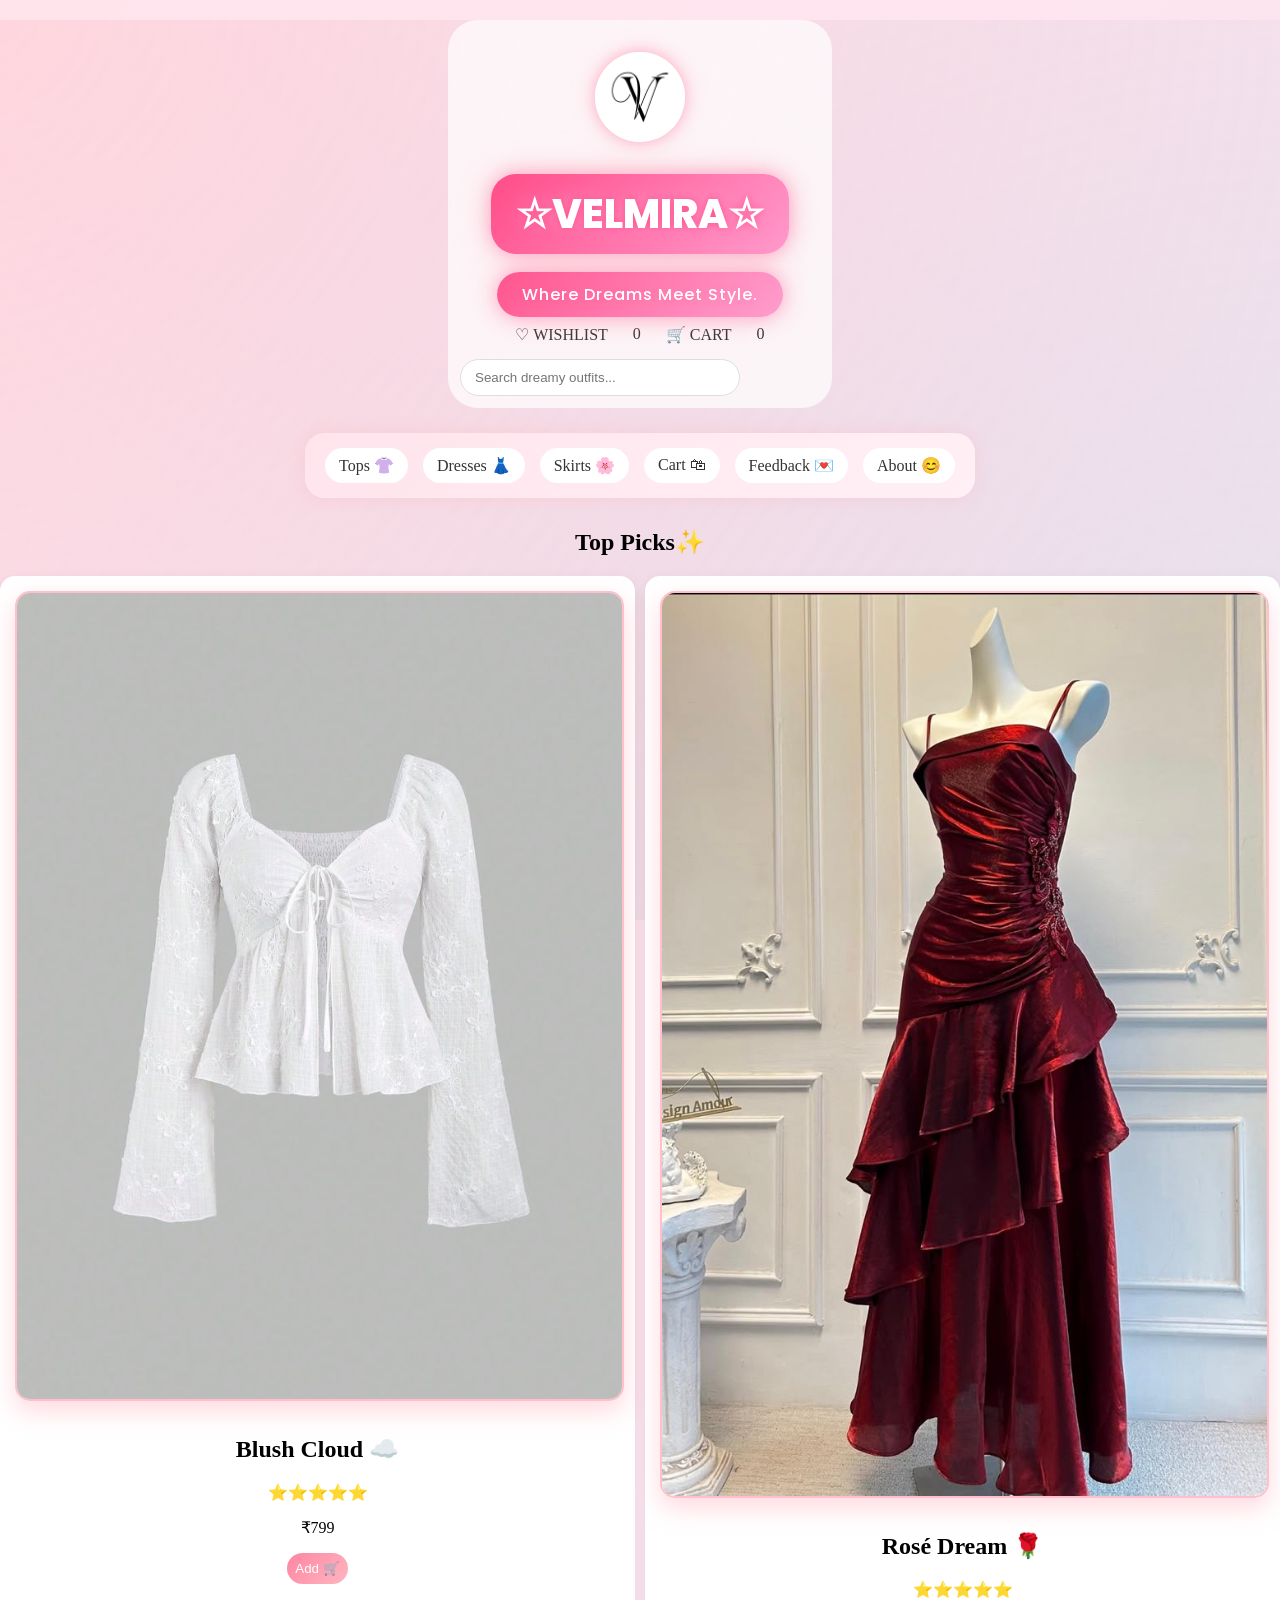
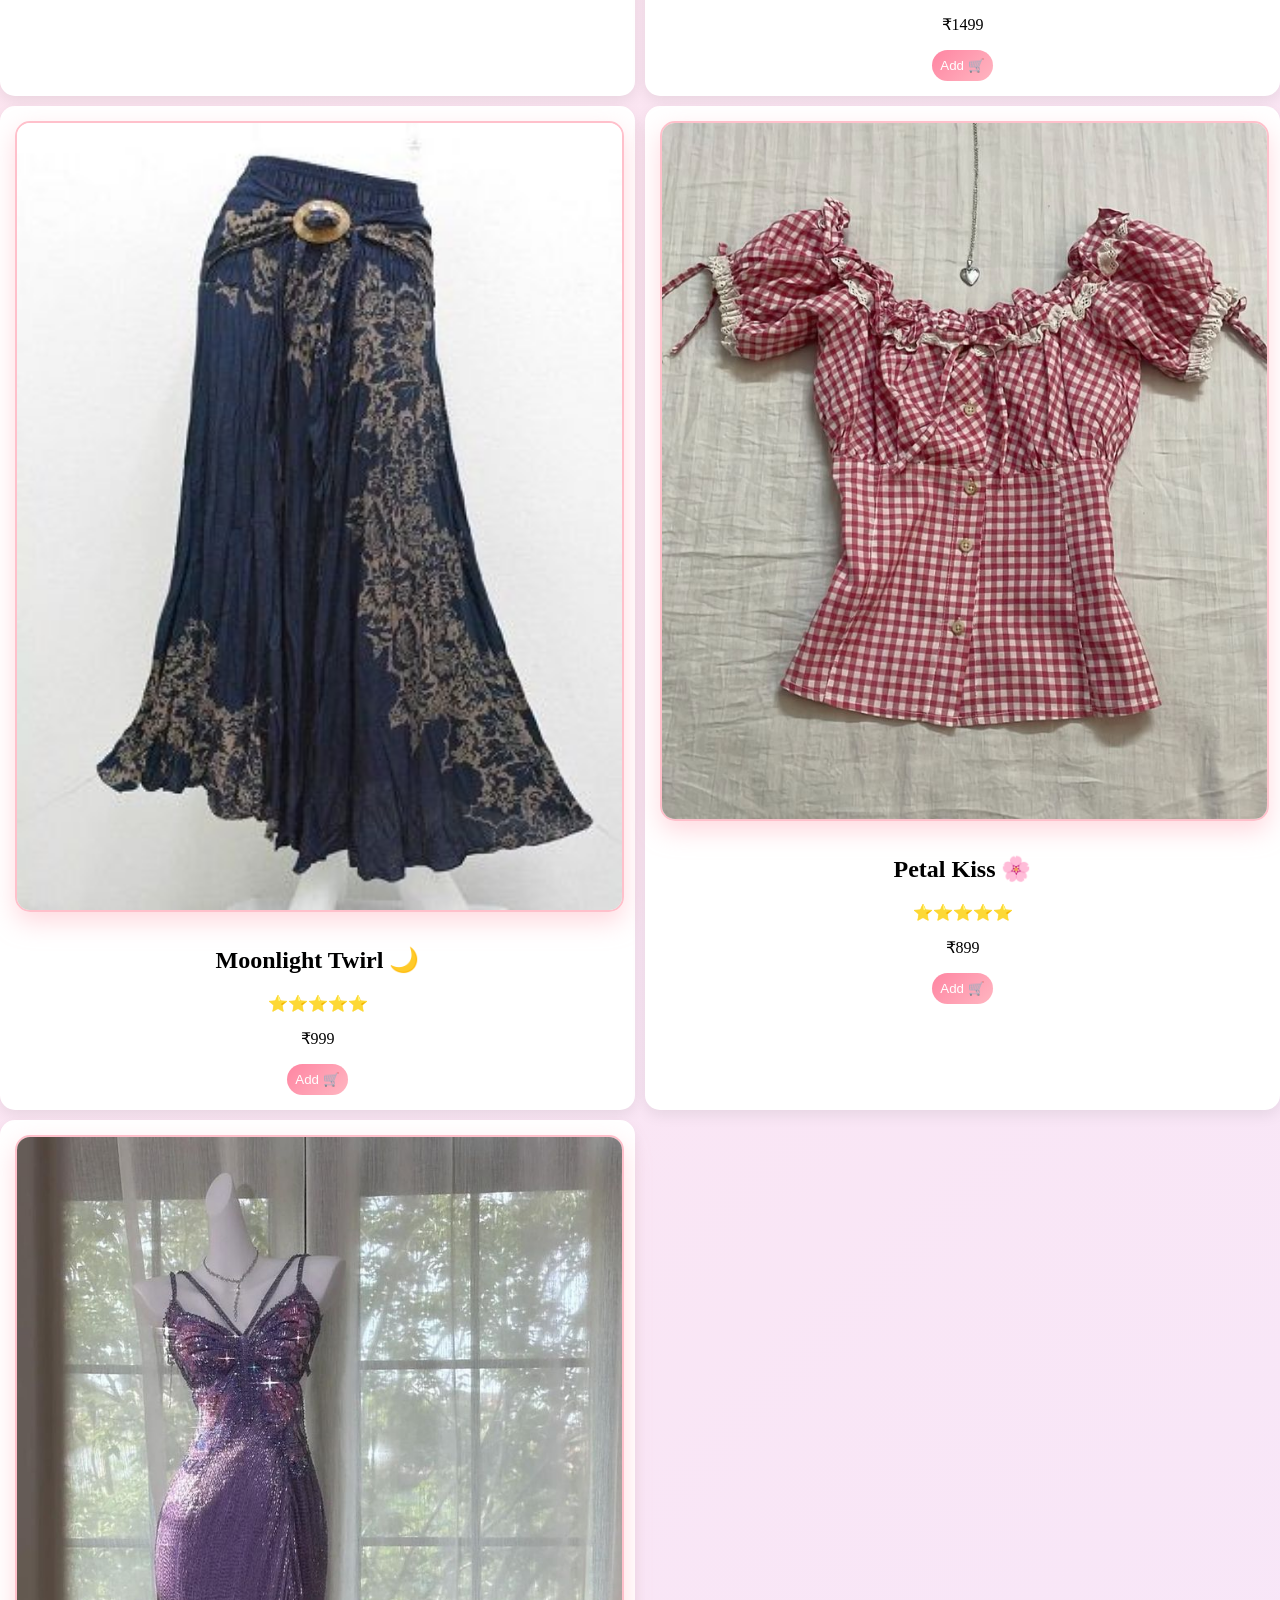
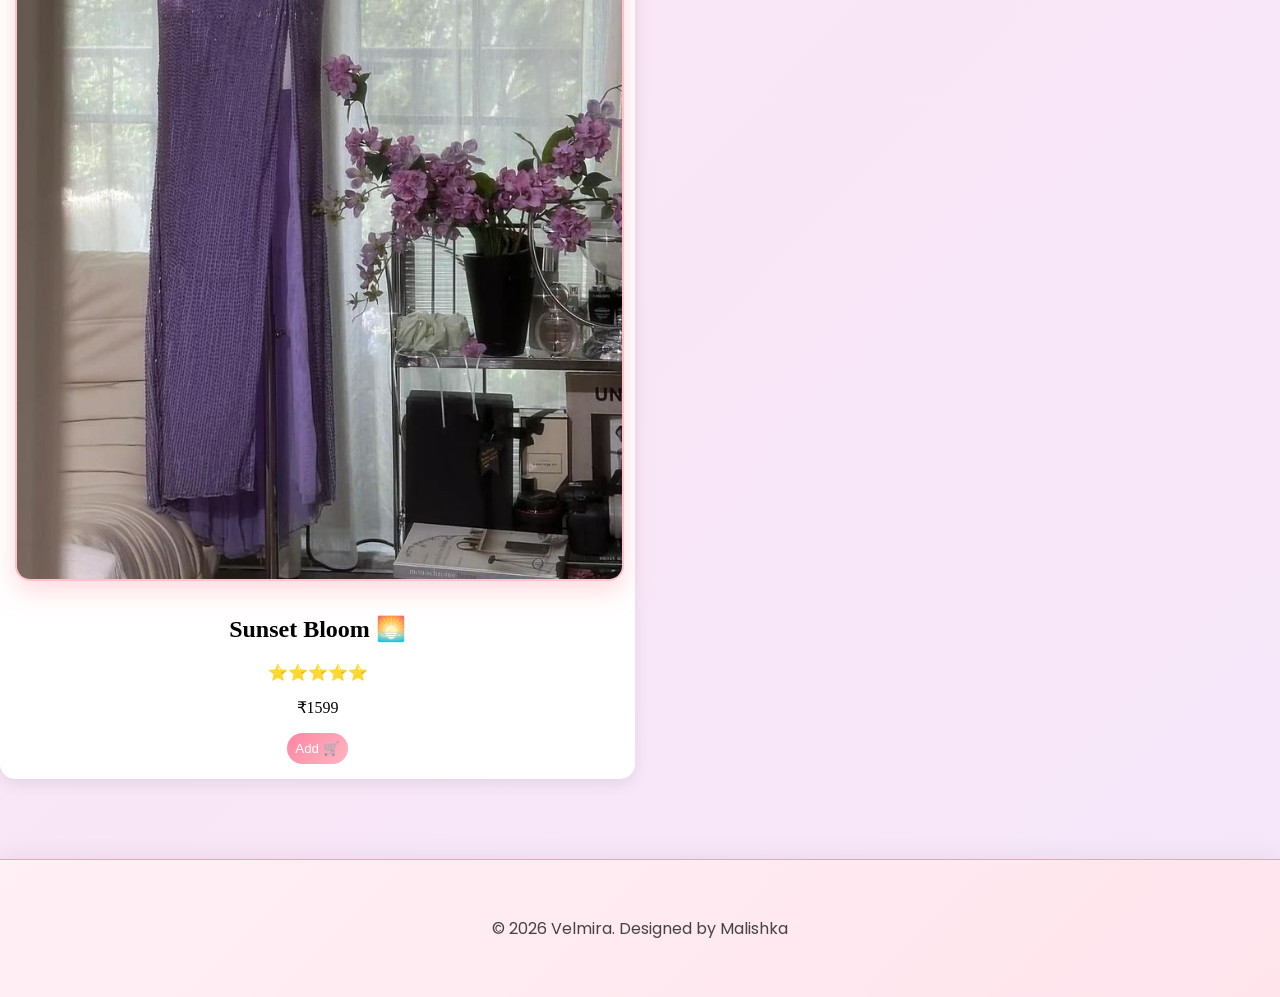
<file: index.html>
<!DOCTYPE html>
<html>
<head>
<link href="https://fonts.googleapis.com/css2?family=Poppins:wght@500;600;700;800&display=swap" rel="stylesheet">
<title>Velmira</title>
<link rel="stylesheet" href="style.css">
<script src="script.js"></script>
</head>

<body>
<div class="app">
<div class="logo-container">
    <img src="logo.png" alt="Velmira Logo" class="logo">
</div>
  <div class="brand-container">
    <h2 class="brand-name">☆VELMIRA☆</h2>
 <p class="tagline">Where Dreams Meet Style.</p>
</div>

    <div class="action-buttons">
        ♡ WISHLIST <span id="wishlistCount">0</span>
        🛒 CART <span id="cartCount">0</span>
    </div>

    <input class="search" placeholder="Search dreamy outfits...">

</div>
<div class="categories">
<a href="tops.html">Tops 👚</a>
<a href="dresses.html">Dresses 👗</a>
<a href="skirts.html">Skirts 🌸</a>
<a href="cart.html">Cart 🛍</a>
<a href="feedback.html">Feedback 💌</a>
<a href="about.html">About 😊</a>
</div>

<h3>Top Picks✨️</h3>

<div class="products">

<div class="big-card">
<img src="top1.jpg">
<h3>Blush Cloud ☁️</h3>
<div class="stars">⭐⭐⭐⭐⭐</div>
<p>₹799</p>
<button onclick="addToCart('Blush Cloud',799)">Add 🛒</button>
</div>

<div class="big-card">
<img src="dress1.jpg">
<h3>Rosé Dream 🌹</h3>
<div class="stars">⭐⭐⭐⭐⭐</div>
<p>₹1499</p>
<button onclick="addToCart('Rosé Dream',1499)">Add 🛒</button>
</div>

<div class="big-card">
<img src="skirt1.jpg">
<h3>Moonlight Twirl 🌙</h3>
<div class="stars">⭐⭐⭐⭐⭐</div>
<p>₹999</p>
<button onclick="addToCart('Moonlight Twirl',999)">Add 🛒</button>
</div>

<div class="big-card">
<img src="top2.jpg">
<h3>Petal Kiss 🌸</h3>
<div class="stars">⭐⭐⭐⭐⭐</div>
<p>₹899</p>
<button onclick="addToCart('Petal Kiss',899)">Add 🛒</button>
</div>

<div class="big-card">
<img src="dress2.jpg">
<h3>Sunset Bloom 🌅</h3>
<div class="stars">⭐⭐⭐⭐⭐</div>
<p>₹1599</p>
<button onclick="addToCart('Sunset Bloom',1599)">Add 🛒</button>
</div>
</div>
<footer>
<p>© 2026 Velmira. Designed by Malishka</p>
</footer>
</div>
</body>
</html>
</file>
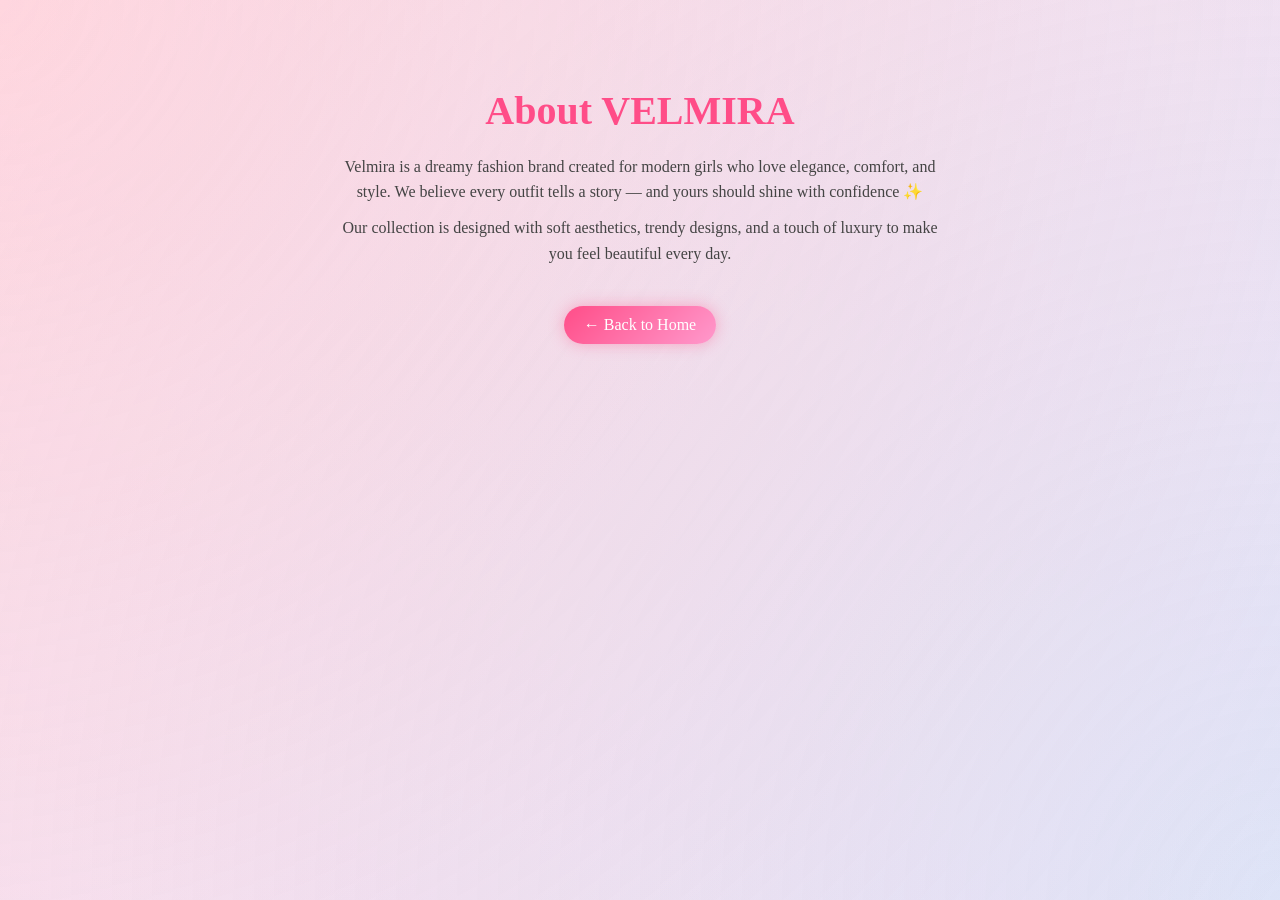
<file: about.html>
<!DOCTYPE html>
<html>
<head>
    <title>About Velmira</title>

    <link href="https://fonts.googleapis.com/css2?family=Poppins:wght@400;600;700;800&display=swap" rel="stylesheet">

    <link rel="stylesheet" href="style.css">
</head>

<body>

<div class="about-container">

    <h1 class="about-title">About VELMIRA </h1>

    <p class="about-text">
        Velmira is a dreamy fashion brand created for modern girls who love elegance, comfort, and style.
        We believe every outfit tells a story — and yours should shine with confidence ✨
    </p>

    <p class="about-text">
        Our collection is designed with soft aesthetics, trendy designs, and a touch of luxury to make you feel beautiful every day.
    </p>

    <a href="index.html" class="back-btn">← Back to Home</a>

</div>

</body>
</html>
</file>
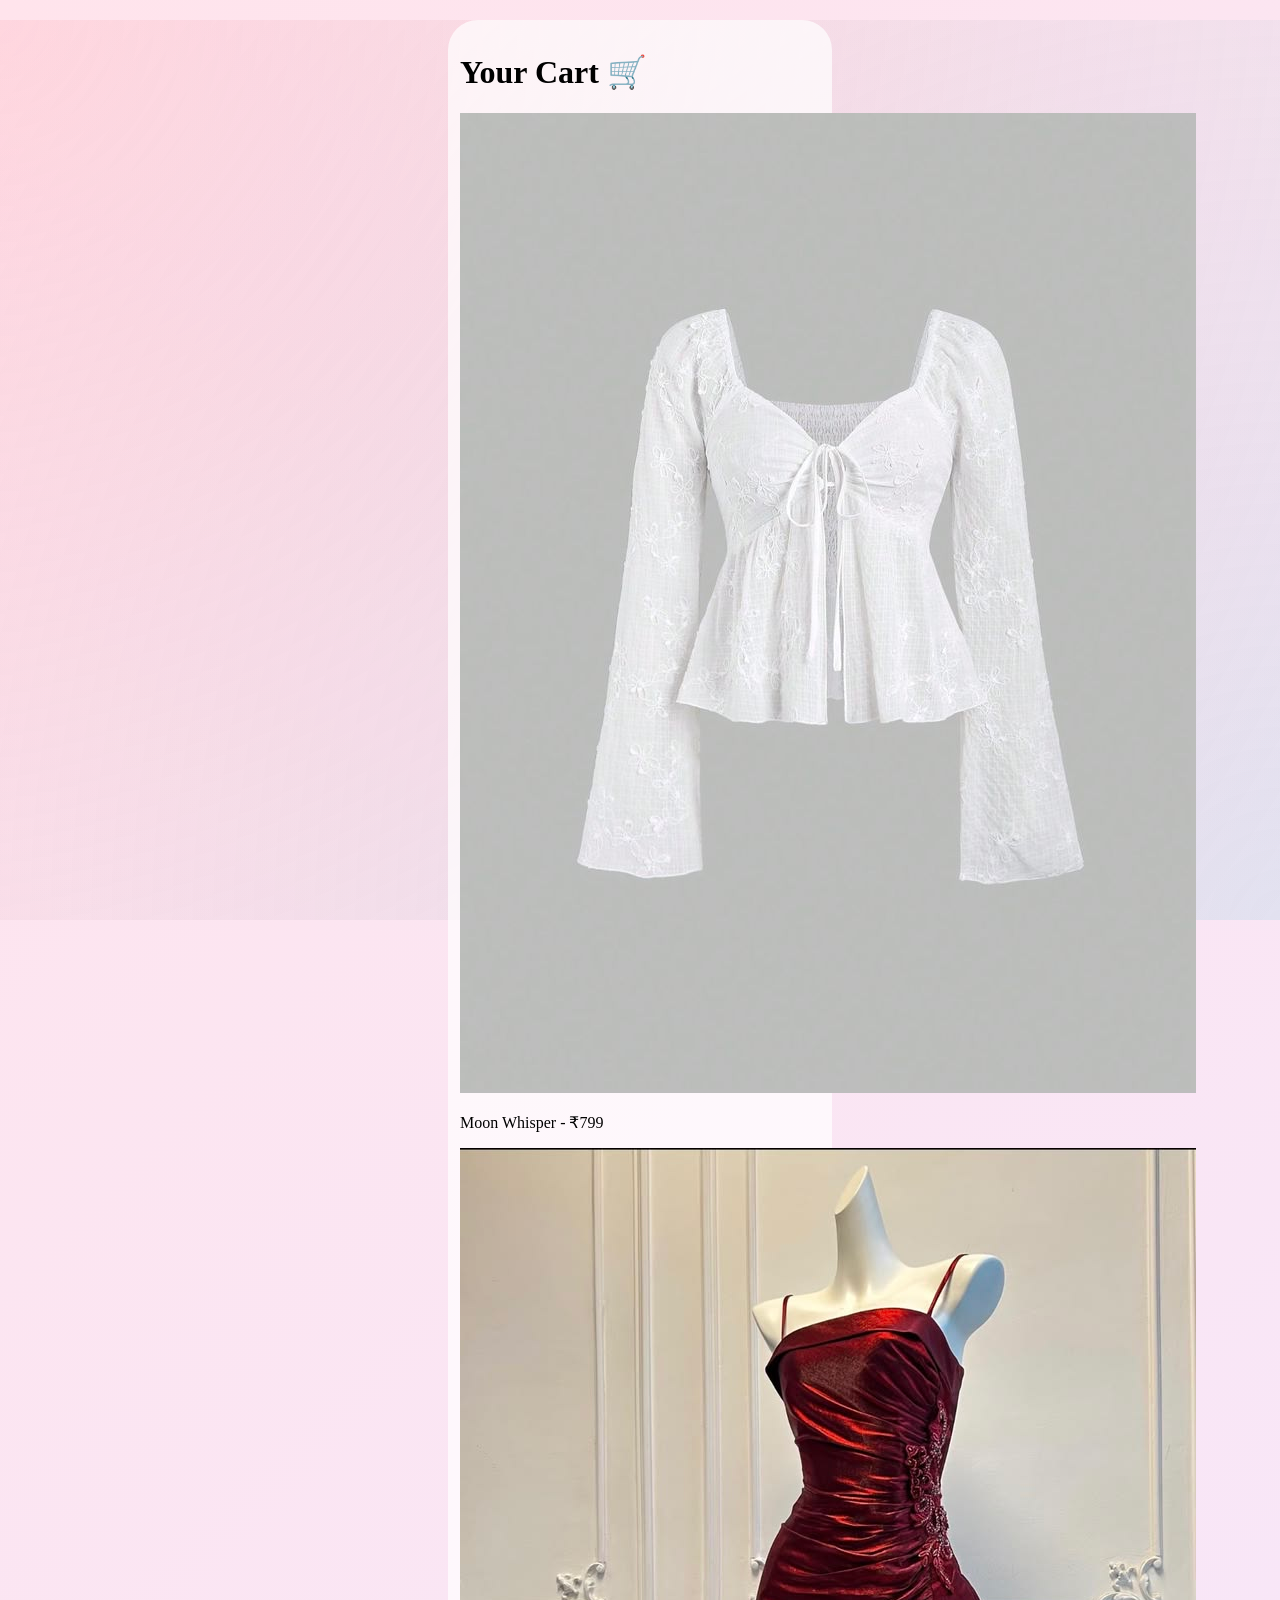
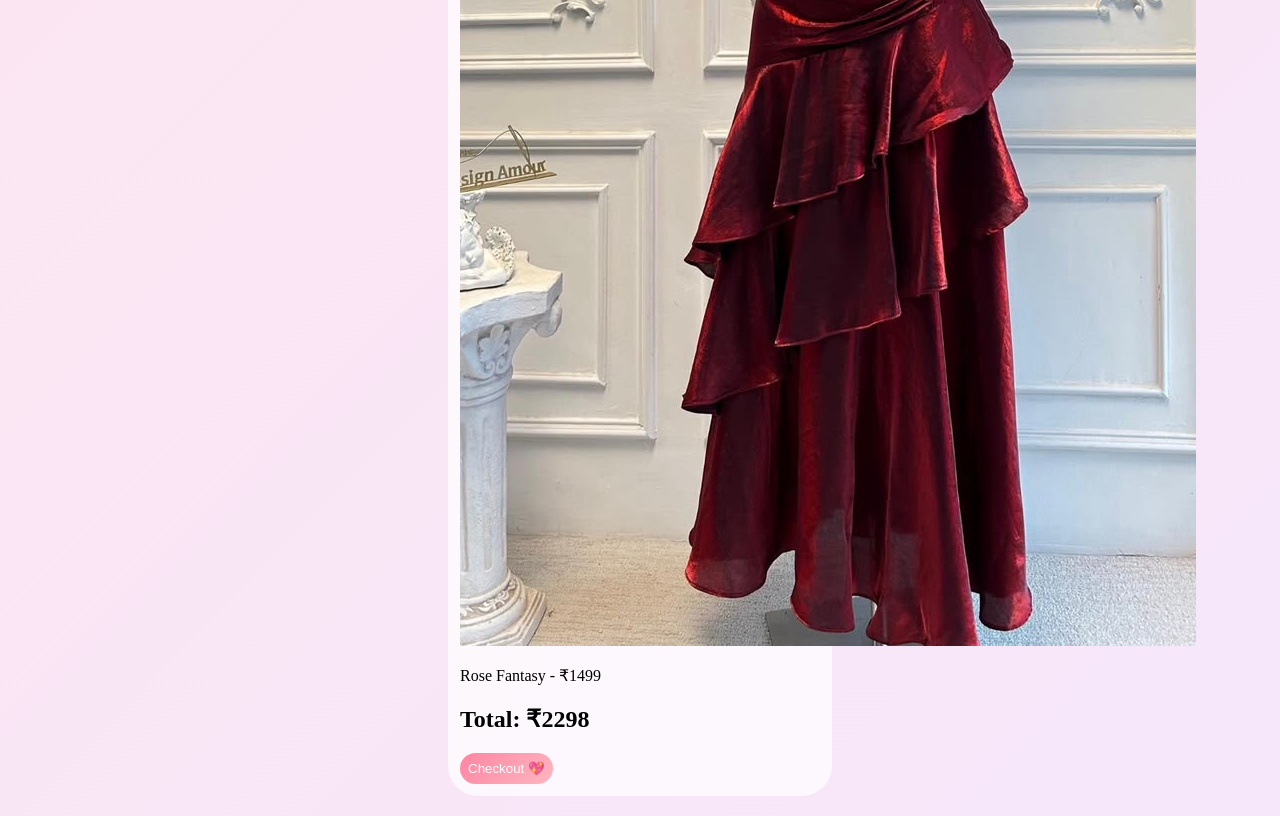
<file: cart.html>
<!DOCTYPE html>
<html>
<head>
<link rel="stylesheet" href="style.css">
</head>
<body>

<div class="app">
<h1>Your Cart 🛒</h1>

<div class="card">
<img src="top1.jpg">
<p>Moon Whisper - ₹799</p>
</div>

<div class="card">
<img src="dress1.jpg">
<p>Rose Fantasy - ₹1499</p>
</div>

<h2>Total: ₹2298</h2>

<button class="checkout">Checkout 💖</button>

</div>

</body>
</html>
</file>
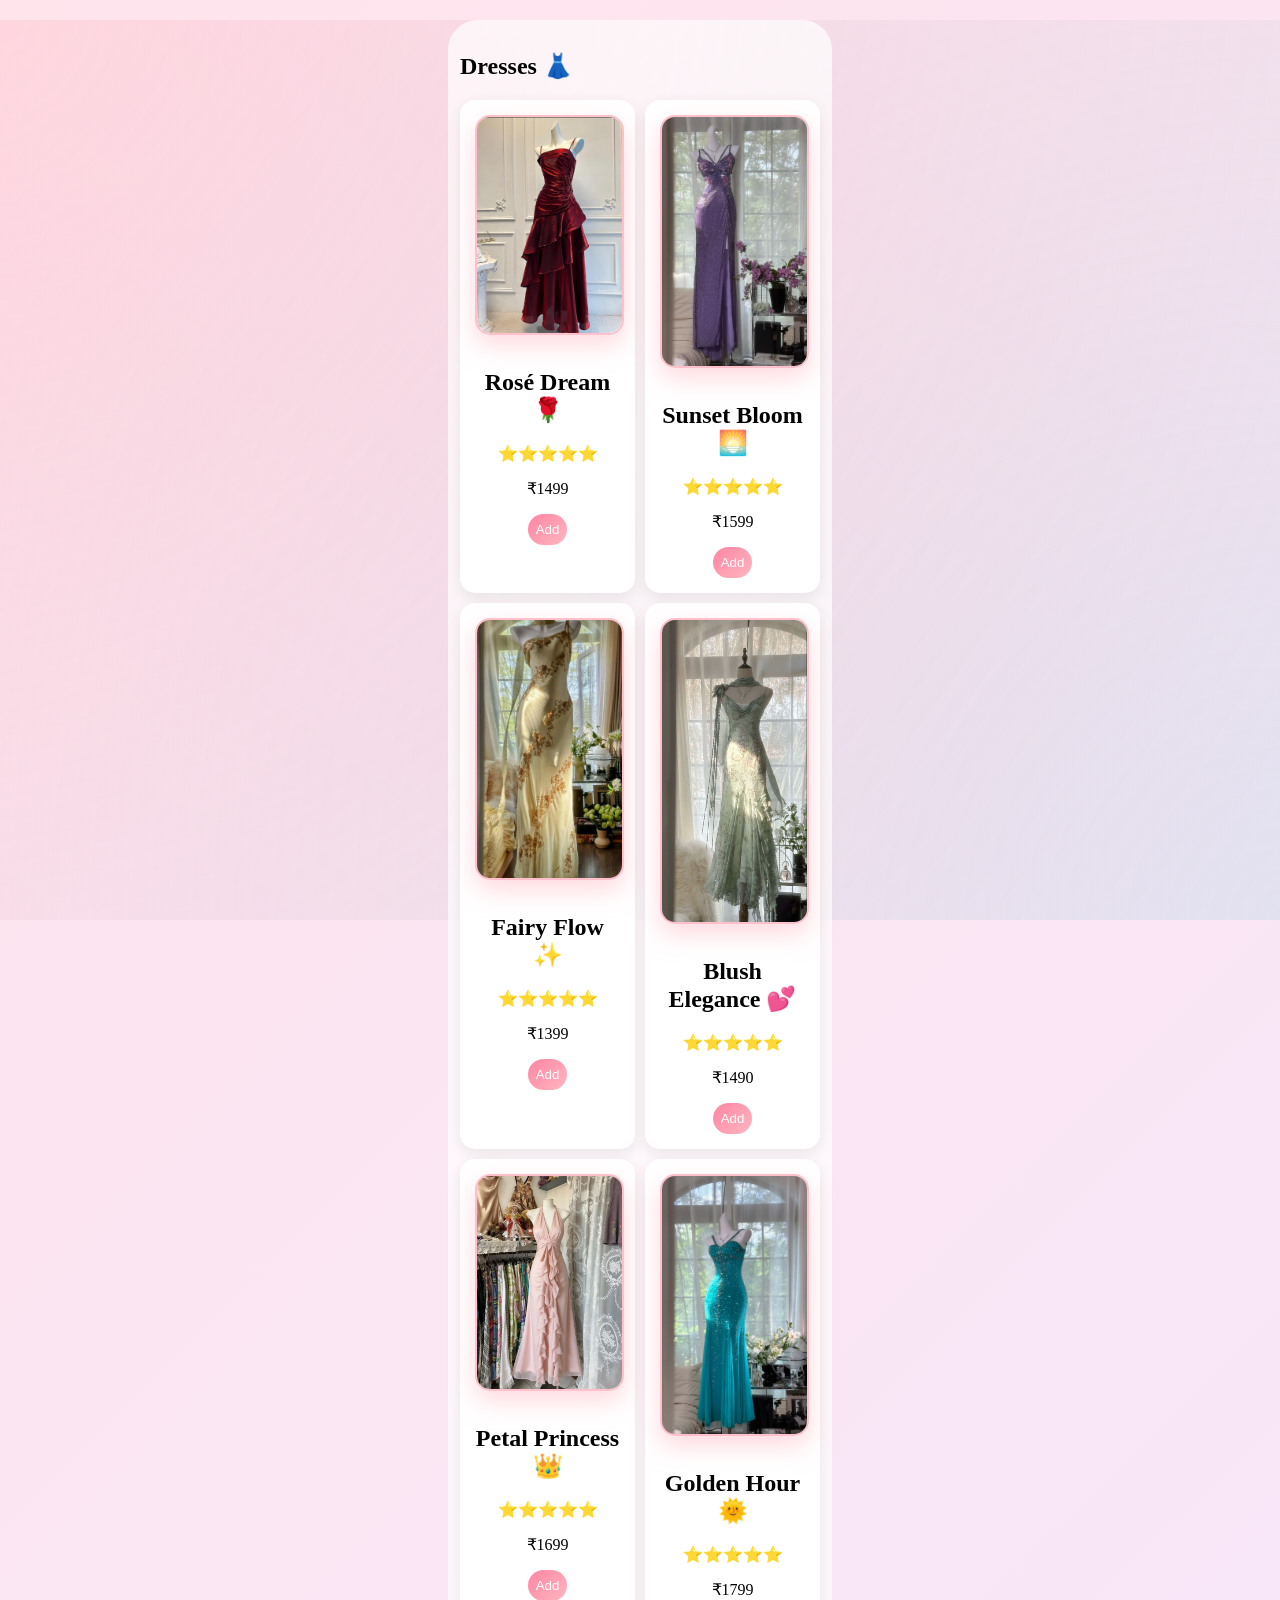
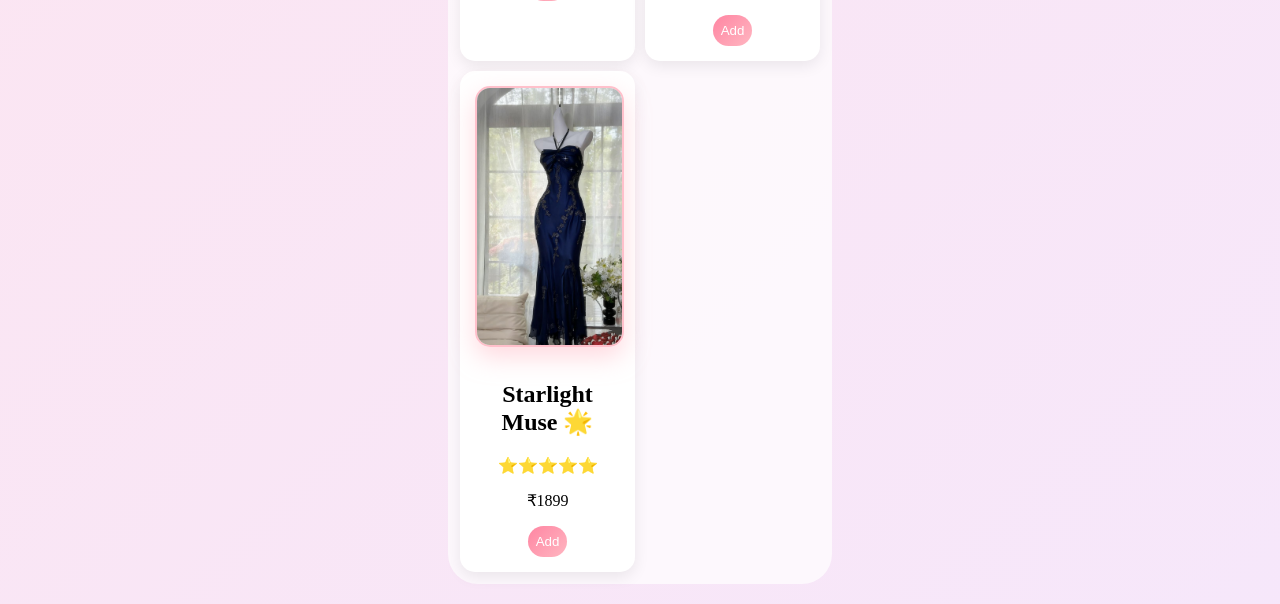
<file: dresses.html>
<!DOCTYPE html>
<html>
<head>
<link rel="stylesheet" href="style.css">
<script src="script.js"></script>
</head>
<body>
<div class="app">
<h2>Dresses 👗</h2>

<div class="products">

<div class="big-card"><img src="dress1.jpg"><h3>Rosé Dream 🌹</h3><div class="stars">⭐⭐⭐⭐⭐</div><p>₹1499</p><button onclick="addToCart('Rosé Dream',1499)">Add</button></div>

<div class="big-card"><img src="dress2.jpg"><h3>Sunset Bloom 🌅</h3><div class="stars">⭐⭐⭐⭐⭐</div><p>₹1599</p><button onclick="addToCart('Sunset Bloom',1599)">Add</button></div>

<div class="big-card"><img src="dress3.jpg"><h3>Fairy Flow ✨</h3><div class="stars">⭐⭐⭐⭐⭐</div><p>₹1399</p><button onclick="addToCart('Fairy Flow',1399)">Add</button></div>

<div class="big-card"><img src="dress4.jpg"><h3>Blush Elegance 💕</h3><div class="stars">⭐⭐⭐⭐⭐</div><p>₹1490</p><button onclick="addToCart('Blush Elegance',1490)">Add</button></div>

<div class="big-card"><img src="dress5.jpg"><h3>Petal Princess 👑</h3><div class="stars">⭐⭐⭐⭐⭐</div><p>₹1699</p><button onclick="addToCart('Petal Princess',1699)">Add</button></div>

<div class="big-card"><img src="dress6.jpg"><h3>Golden Hour 🌞</h3><div class="stars">⭐⭐⭐⭐⭐</div><p>₹1799</p><button onclick="addToCart('Golden Hour',1799)">Add</button></div>

<div class="big-card"><img src="dress7.jpg"><h3>Starlight Muse 🌟</h3><div class="stars">⭐⭐⭐⭐⭐</div><p>₹1899</p><button onclick="addToCart('Starlight Muse',1899)">Add</button></div>

</div>
</div>
</body>
</html>
</file>
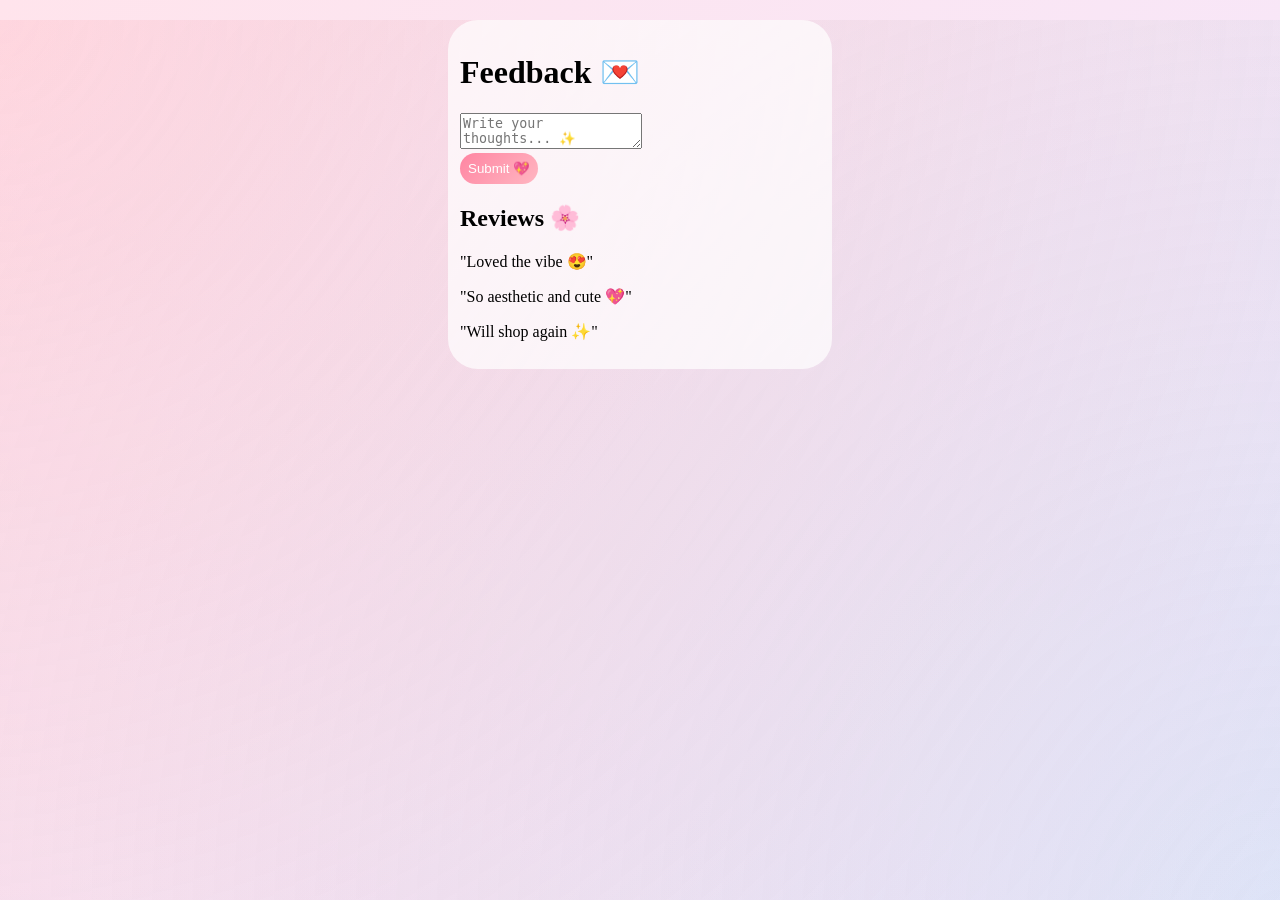
<file: feedback.html>
<!DOCTYPE html>
<html>
<head>
<link rel="stylesheet" href="style.css">
</head>
<body>

<div class="app">

<h1><b>Feedback 💌</b></h1>

<textarea placeholder="Write your thoughts... ✨"></textarea>
<br>
<button>Submit 💖</button>

<h2>Reviews 🌸</h2>
<p>"Loved the vibe 😍"</p>
<p>"So aesthetic and cute 💖"</p>
<p>"Will shop again ✨"</p>

</div>

</body>
</html>
</file>
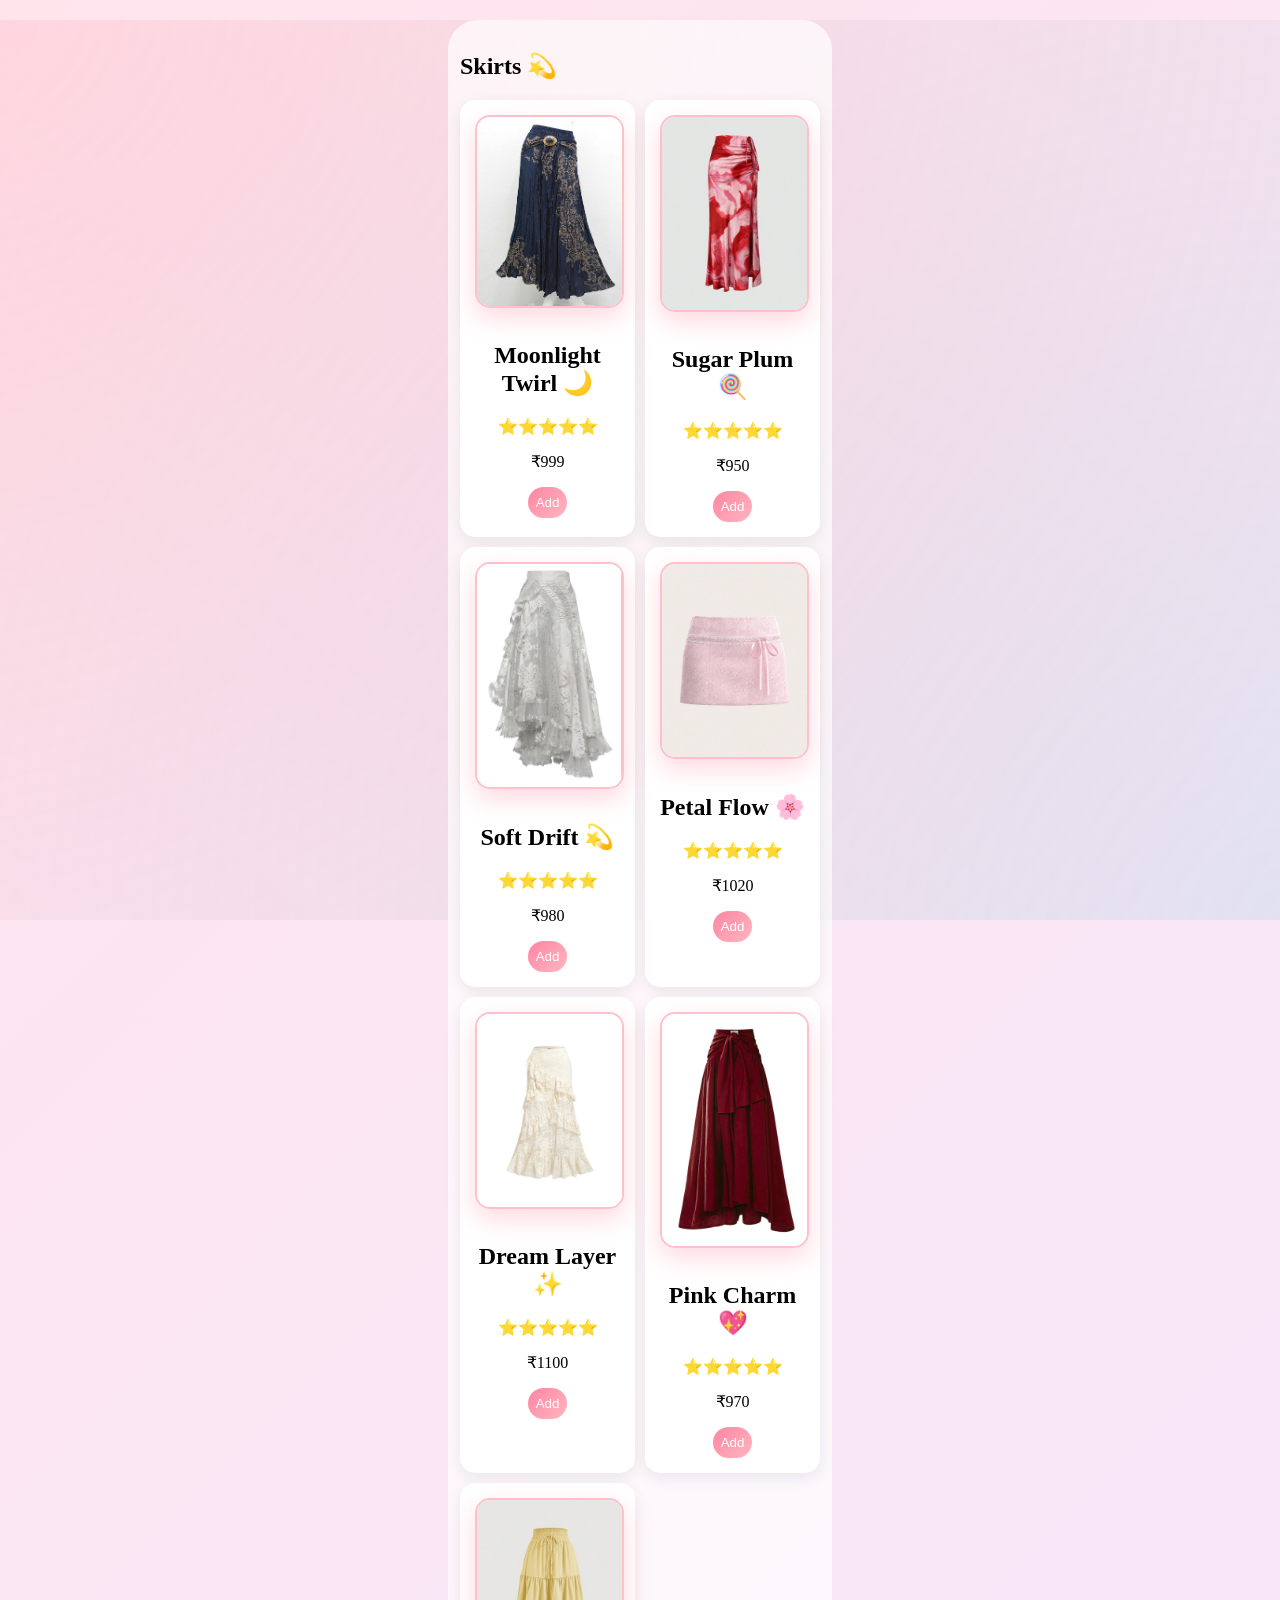
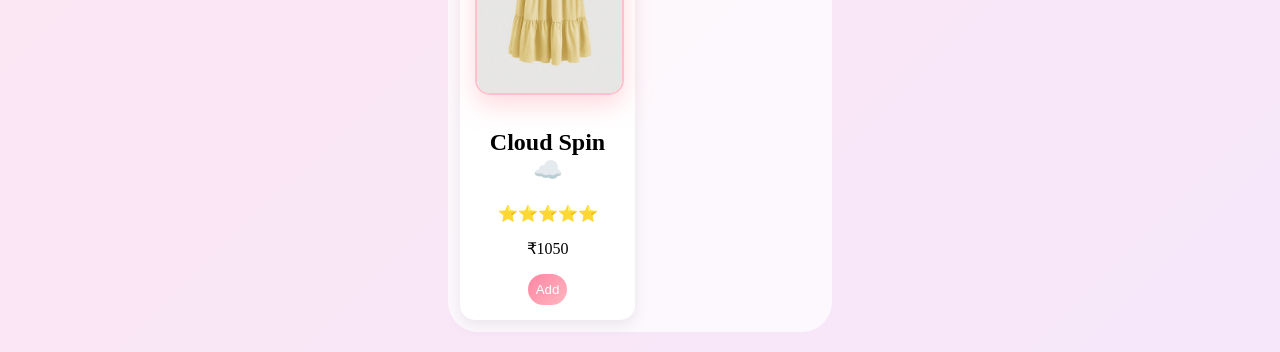
<file: skirts.html>
<!DOCTYPE html>
<html>
<head>
<link rel="stylesheet" href="style.css">
<script src="script.js"></script>
</head>
<body>
<div class="app">
<h2>Skirts 💫</h2>

<div class="products">

<div class="big-card"><img src="skirt1.jpg"><h3>Moonlight Twirl 🌙</h3><div class="stars">⭐⭐⭐⭐⭐</div><p>₹999</p><button onclick="addToCart('Moonlight Twirl',999)">Add</button></div>

<div class="big-card"><img src="skirt2.jpg"><h3>Sugar Plum 🍭</h3><div class="stars">⭐⭐⭐⭐⭐</div><p>₹950</p><button onclick="addToCart('Sugar Plum',950)">Add</button></div>

<div class="big-card"><img src="skirt3.jpg"><h3>Soft Drift 💫</h3><div class="stars">⭐⭐⭐⭐⭐</div><p>₹980</p><button onclick="addToCart('Soft Drift',980)">Add</button></div>

<div class="big-card"><img src="skirt4.jpg"><h3>Petal Flow 🌸</h3><div class="stars">⭐⭐⭐⭐⭐</div><p>₹1020</p><button onclick="addToCart('Petal Flow',1020)">Add</button></div>

<div class="big-card"><img src="skirt5.jpg"><h3>Dream Layer ✨</h3><div class="stars">⭐⭐⭐⭐⭐</div><p>₹1100</p><button onclick="addToCart('Dream Layer',1100)">Add</button></div>

<div class="big-card"><img src="skirt6.jpg"><h3>Pink Charm 💖</h3><div class="stars">⭐⭐⭐⭐⭐</div><p>₹970</p><button onclick="addToCart('Pink Charm',970)">Add</button></div>

<div class="big-card"><img src="skirt7.jpg"><h3>Cloud Spin ☁️</h3><div class="stars">⭐⭐⭐⭐⭐</div><p>₹1050</p><button onclick="addToCart('Cloud Spin',1050)">Add</button></div>

</div>
</div>
</body>
</html>
</file>
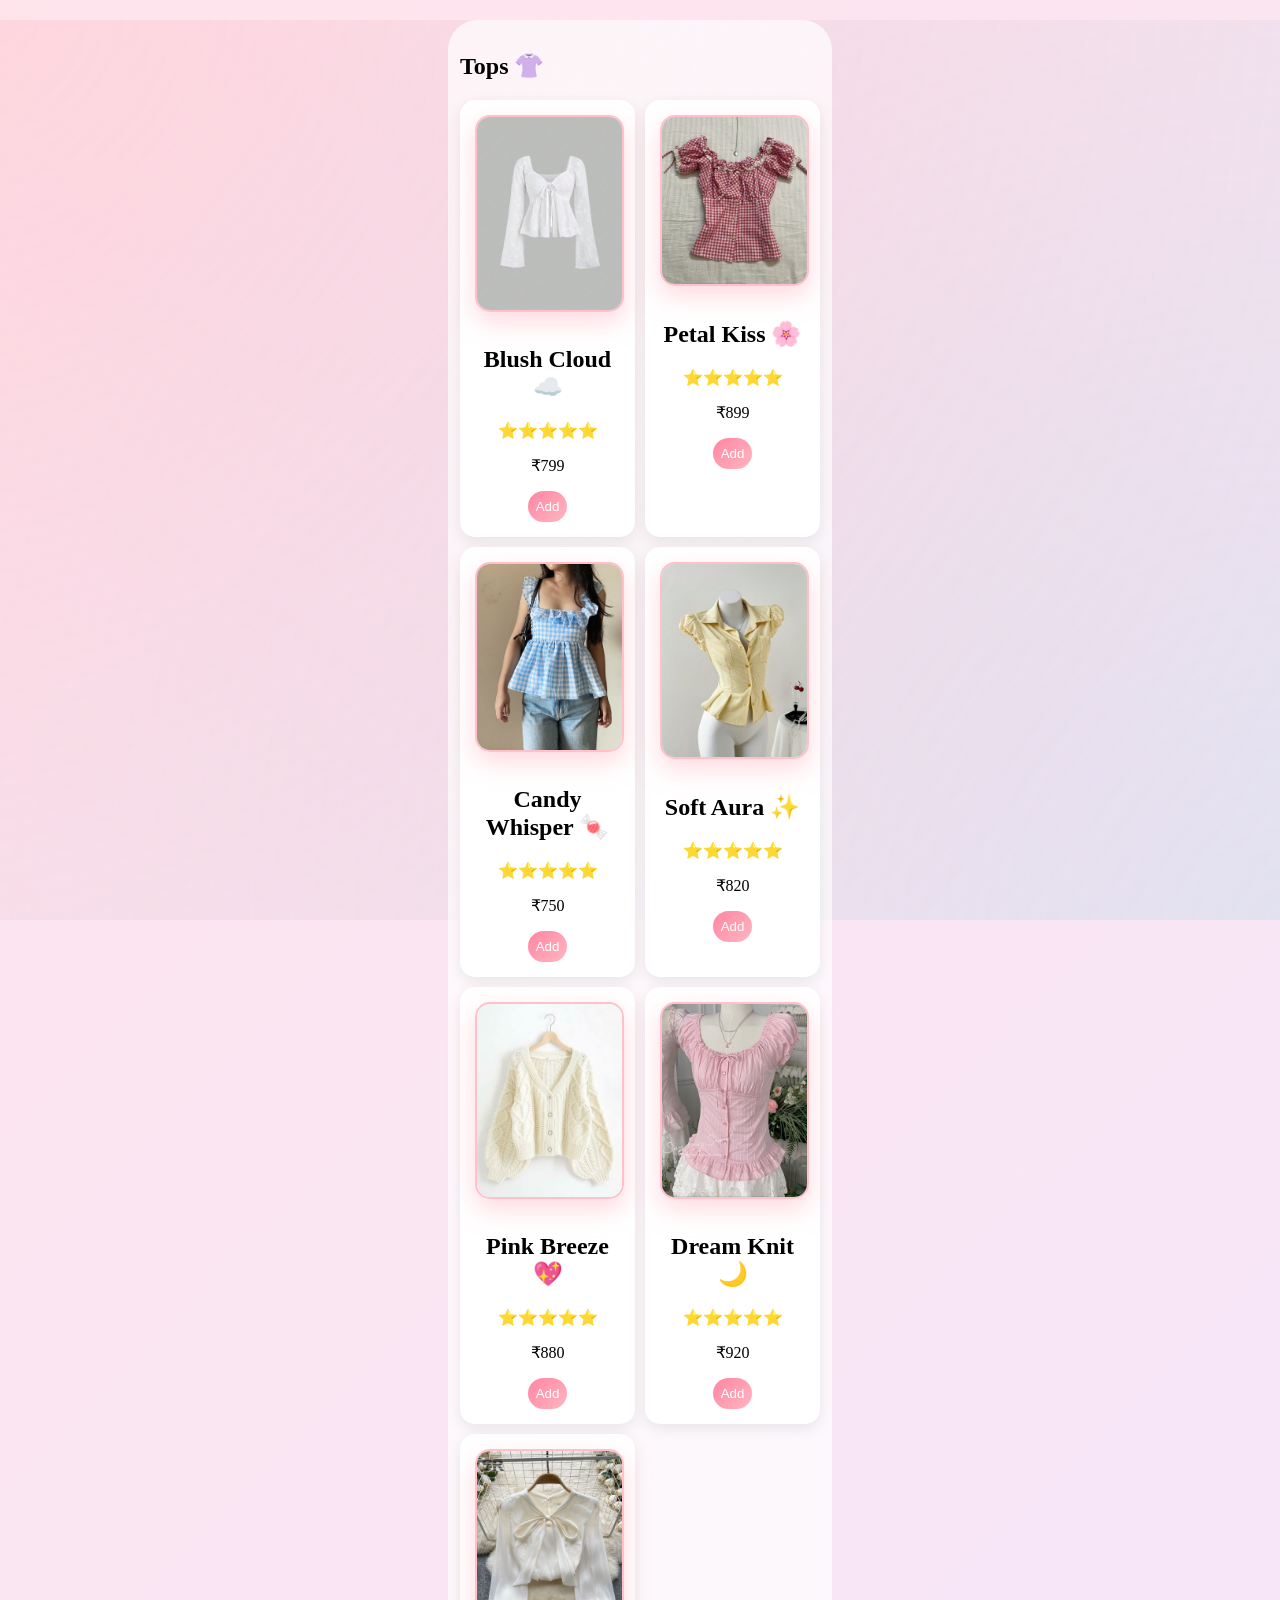
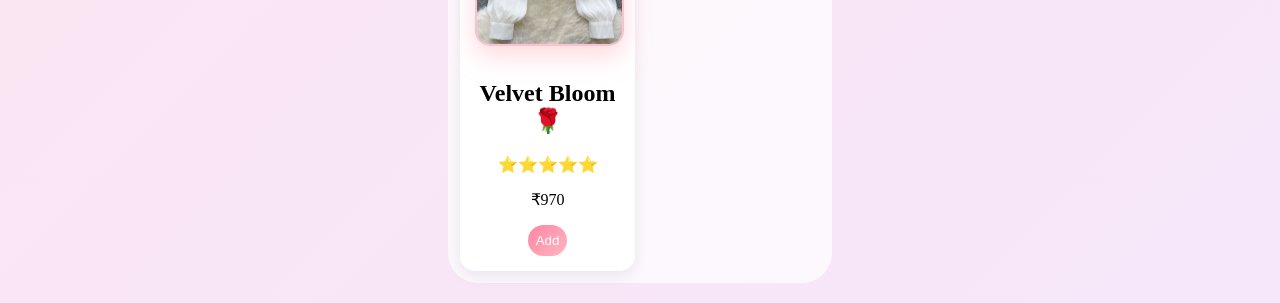
<file: tops.html>
<!DOCTYPE html>
<html>
<head>
<link rel="stylesheet" href="style.css">
<script src="script.js"></script>
</head>
<body>
<div class="app">
<h2>Tops 👚</h2>

<div class="products">

<div class="big-card"><img src="top1.jpg"><h3>Blush Cloud ☁️</h3><div class="stars">⭐⭐⭐⭐⭐</div><p>₹799</p><button onclick="addToCart('Blush Cloud',799)">Add</button></div>

<div class="big-card"><img src="top2.jpg"><h3>Petal Kiss 🌸</h3><div class="stars">⭐⭐⭐⭐⭐</div><p>₹899</p><button onclick="addToCart('Petal Kiss',899)">Add</button></div>

<div class="big-card"><img src="top3.jpg"><h3>Candy Whisper 🍬</h3><div class="stars">⭐⭐⭐⭐⭐</div><p>₹750</p><button onclick="addToCart('Candy Whisper',750)">Add</button></div>

<div class="big-card"><img src="top4.jpg"><h3>Soft Aura ✨</h3><div class="stars">⭐⭐⭐⭐⭐</div><p>₹820</p><button onclick="addToCart('Soft Aura',820)">Add</button></div>

<div class="big-card"><img src="top5.jpg"><h3>Pink Breeze 💖</h3><div class="stars">⭐⭐⭐⭐⭐</div><p>₹880</p><button onclick="addToCart('Pink Breeze',880)">Add</button></div>

<div class="big-card"><img src="top6.jpg"><h3>Dream Knit 🌙</h3><div class="stars">⭐⭐⭐⭐⭐</div><p>₹920</p><button onclick="addToCart('Dream Knit',920)">Add</button></div>

<div class="big-card"><img src="top7.jpg"><h3>Velvet Bloom 🌹</h3><div class="stars">⭐⭐⭐⭐⭐</div><p>₹970</p><button onclick="addToCart('Velvet Bloom',970)">Add</button></div>

</div>
</div>
</body>
</html>
</file>
<file: style.css>
body {
  margin: 0;
  font-family: 'Segoe UI';
  background: linear-gradient(-45deg,#ffd6e0,#e0f2fe,#f3e8ff,#ffe4ec);
  background-size: 400% 400%;
  animation: gradientBG 15s ease infinite;
}

@keyframes gradientBG {
  0%{background-position:0% 50%;}
  50%{background-position:100% 50%;}
  100%{background-position:0% 50%;}
}
.app {
  max-width: 360px;
  margin: 20px auto;
  padding: 12px;
  border-radius: 30px;
  background: rgba(255,255,255,0.7);
}

.products {
  display: grid;
  grid-template-columns: 1fr 1fr;
  gap: 10px;
}
.big-card {
  background: #fff0f5;
  border-radius: 20px;
  padding: 10px;
  text-align: center;
  transition: 0.4s;
  box-shadow: 0 5px 15px rgba(255,182,193,0.3);
}

.big-card:hover {
  transform: translateY(-10px) scale(1.03);
  box-shadow: 0 20px 40px rgba(255,105,180,0.6);
}
.big-card img {
  width: 100%;
  border-radius: 15px;
  border: 2px solid #ffc0cb;
  box-shadow: 0 10px 25px rgba(255,182,193,0.5);
  transition: 0.4s;
}

.big-card img:hover {
  transform: scale(1.07);
  box-shadow: 0 15px 35px rgba(255,105,180,0.8);
}
button {
  border-radius: 20px;
  background: linear-gradient(135deg,#ff85a2,#ffb6c1);
  border: none;
  padding: 8px;
  color: white;
  transition: 0.3s;
}

button:hover {
  transform: scale(1.1);
  box-shadow: 0 5px 20px rgba(255,105,180,0.6);
}
.stars {
  color: gold;
}body::before {
  content: "";
  position: fixed;
  width: 100%;
  height: 100%;

  background: radial-gradient(circle at top left, rgba(255,182,193,0.3), transparent),
              radial-gradient(circle at bottom right, rgba(173,216,230,0.3), transparent);

  z-index: -1;
}.popup {
  position: fixed;
  bottom: 20px;
  left: 50%;
  transform: translateX(-50%);
  background: hotpink;
  color: white;
  padding: 10px 20px;
  border-radius: 20px;
  box-shadow: 0 5px 20px rgba(255,105,180,0.6);
}/* Topbar brand name */
.topbar h2 {
    font-family: 'Great Vibes', cursive;
    font-size: 34px;
    color: #ff4d88;
}

/* Hero main title */
.hero h1 {
    font-family: 'Poppins', sans-serif;
    font-size: 60px;
    font-weight: 800;
    letter-spacing: 3px;
    color: #111;
}footer {
    margin-top: 80px;
    padding: 40px 20px;
    text-align: center;
    background: linear-gradient(135deg, #fff0f5, #ffe4ec);
    border-top: 1px solid #ff99bb;
    font-family: 'Poppins', sans-serif;
    color: #444;
    box-shadow: 0 -5px 20px rgba(0,0,0,0.05);
}.big-card {
    background: #fff;
    border-radius: 15px;
    padding: 15px;
    text-align: center;
    transition: all 0.3s ease;
    box-shadow: 0 5px 15px rgba(0,0,0,0.08);
}

/* Hover glow effect */
.big-card:hover {
    transform: translateY(-10px) scale(1.03);
    box-shadow: 0 0 25px rgba(255, 77, 136, 0.5),
                0 0 40px rgba(255, 182, 193, 0.4);
}body {
    opacity: 0;
    animation: fadeIn 0.6s ease-in forwards;
}

@keyframes fadeIn {
    to {
        opacity: 1;
    }
}.hero h1 {
    display: inline-block;
    padding: 12px 28px;
    border-radius: 25px;

    background: linear-gradient(135deg, #ff4d88, #ff99cc);
    color: white;

    font-weight: 900;
    letter-spacing: 4px;

    box-shadow: 0 0 20px rgba(255, 77, 136, 0.4),
                0 0 40px rgba(255, 182, 193, 0.3);
}.hero {
    text-align: center;
}

/* Aesthetic handwritten tagline */
.tagline {
    font-family: 'Parisienne', cursive;
    font-size: 30px;
    color: #ff4d88;
    margin-top: 10px;
    letter-spacing: 1px;

    text-align: center;
    opacity: 0.95;

    animation: fadeUp 1.2s ease-in-out;
}
}@keyframes fadeUp {
    from {
        opacity: 0;
        transform: translateY(10px);
    }
    to {
        opacity: 1;
        transform: translateY(0);
    }
}.tagline {
    text-shadow: 0 0 10px rgba(255, 77, 136, 0.2);
}.header {
    text-align: center;
    padding: 25px 10px;
    border-bottom: 1px solid #eee;
}

/* Tagline */
.tagline {
    font-family: 'Poppins', sans-serif;
    font-weight: 500;
    font-size: 18px;
    color: #444;
    margin-top: 10px;
    letter-spacing: 1px;
}
/* Cart + Wishlist buttons */
.action-buttons {
    display: flex;
    justify-content: center;
    gap: 25px;
    font-size: 16px;
    margin-bottom: 15px;
    color: #333;
}

/* Search bar */
.search {
    padding: 10px 14px;
    border: 1px solid #ddd;
    border-radius: 25px;
    width: 250px;
}..brand-container {
    text-align: center;
    margin-top: 20px;
}

/* GLASS + GLOW BACKGROUND BOX */
.brand-name,
.tagline {
    background: linear-gradient(135deg, #ff4d88, #ff99cc);
    display: inline-block;
    padding: 10px 25px;
    border-radius: 25px;
    margin: 8px auto;
    color: white;
    box-shadow: 0 0 20px rgba(255, 77, 136, 0.5),
                0 0 40px rgba(255, 182, 193, 0.3);
}

/* BRAND NAME STYLE */
.brand-name {
    font-family: 'Poppins', sans-serif;
    font-weight: 800;
    font-size: 40px;

    /* WHITE TEXT + PINK GLOW */
    color: white;
    text-shadow: 0 0 8px #ff4d88,
                 0 0 18px #ff99cc;
}

/* TAGLINE STYLE */
.tagline {
    font-family: 'Poppins', sans-serif;
    font-weight: 500;
    font-size: 16px;
    margin-top: 10px;
    opacity: 0.95;
}.brand {
    text-align: center;
}.logo-container {
    text-align: center;
    margin-top: 20px;
}

.logo {
    width: 90px;
    height: 90px;
    border-radius: 50%;

    object-fit: cover;

    /* soft glow like luxury brands */
    box-shadow: 0 0 15px rgba(255, 77, 136, 0.4),
                0 0 30px rgba(255, 182, 193, 0.3);

    transition: 0.3s ease;
}

/* hover effect */
.logo:hover {
    transform: scale(1.08);
    box-shadow: 0 0 25px rgba(255, 77, 136, 0.6),
                0 0 50px rgba(255, 182, 193, 0.4);
}.about-container {
    text-align: center;
    padding: 60px 20px;
}

.about-title {
    font-size: 40px;
    font-weight: 800;
    color: #ff4d88;
    margin-bottom: 20px;
}

.about-text {
    font-size: 16px;
    color: #444;
    max-width: 600px;
    margin: 10px auto;
    line-height: 1.6;
}

/* Back button */
.back-btn {
    display: inline-block;
    margin-top: 30px;
    padding: 10px 20px;
    background: linear-gradient(135deg, #ff4d88, #ff99cc);
    color: white;
    text-decoration: none;
    border-radius: 20px;
    box-shadow: 0 0 15px rgba(255,77,136,0.4);
}.categories {
    display: flex;
    justify-content: center;
    gap: 15px;
    flex-wrap: wrap;

    /* background box */
    background: linear-gradient(135deg, #ffe4ec, #fff0f5);
    padding: 15px 20px;
    margin: 25px auto;

    border-radius: 20px;
    width: fit-content;

    box-shadow: 0 0 15px rgba(255, 182, 193, 0.4);
}.categories a {
    text-decoration: none;
    color: #333;

    padding: 8px 14px;
    border-radius: 20px;

    background: white;

    transition: 0.3s ease;
    font-weight: 500;
}

.categories a:hover {
    background: #ff4d88;
    color: white;

    transform: translateY(-2px);
    box-shadow: 0 0 10px rgba(255,77,136,0.4);
}h3 {
    text-align: center;
    font-size: 24px;
    font-weight: 700;
    margin-top: 30px;
    margin-bottom: 20px;
}
.brand-container {
    display: flex;
    flex-direction: column;
    align-items: center;   /* THIS centers horizontally */
    justify-content: center;
    text-align: center;
    margin-top: 20px;
}
</file>
